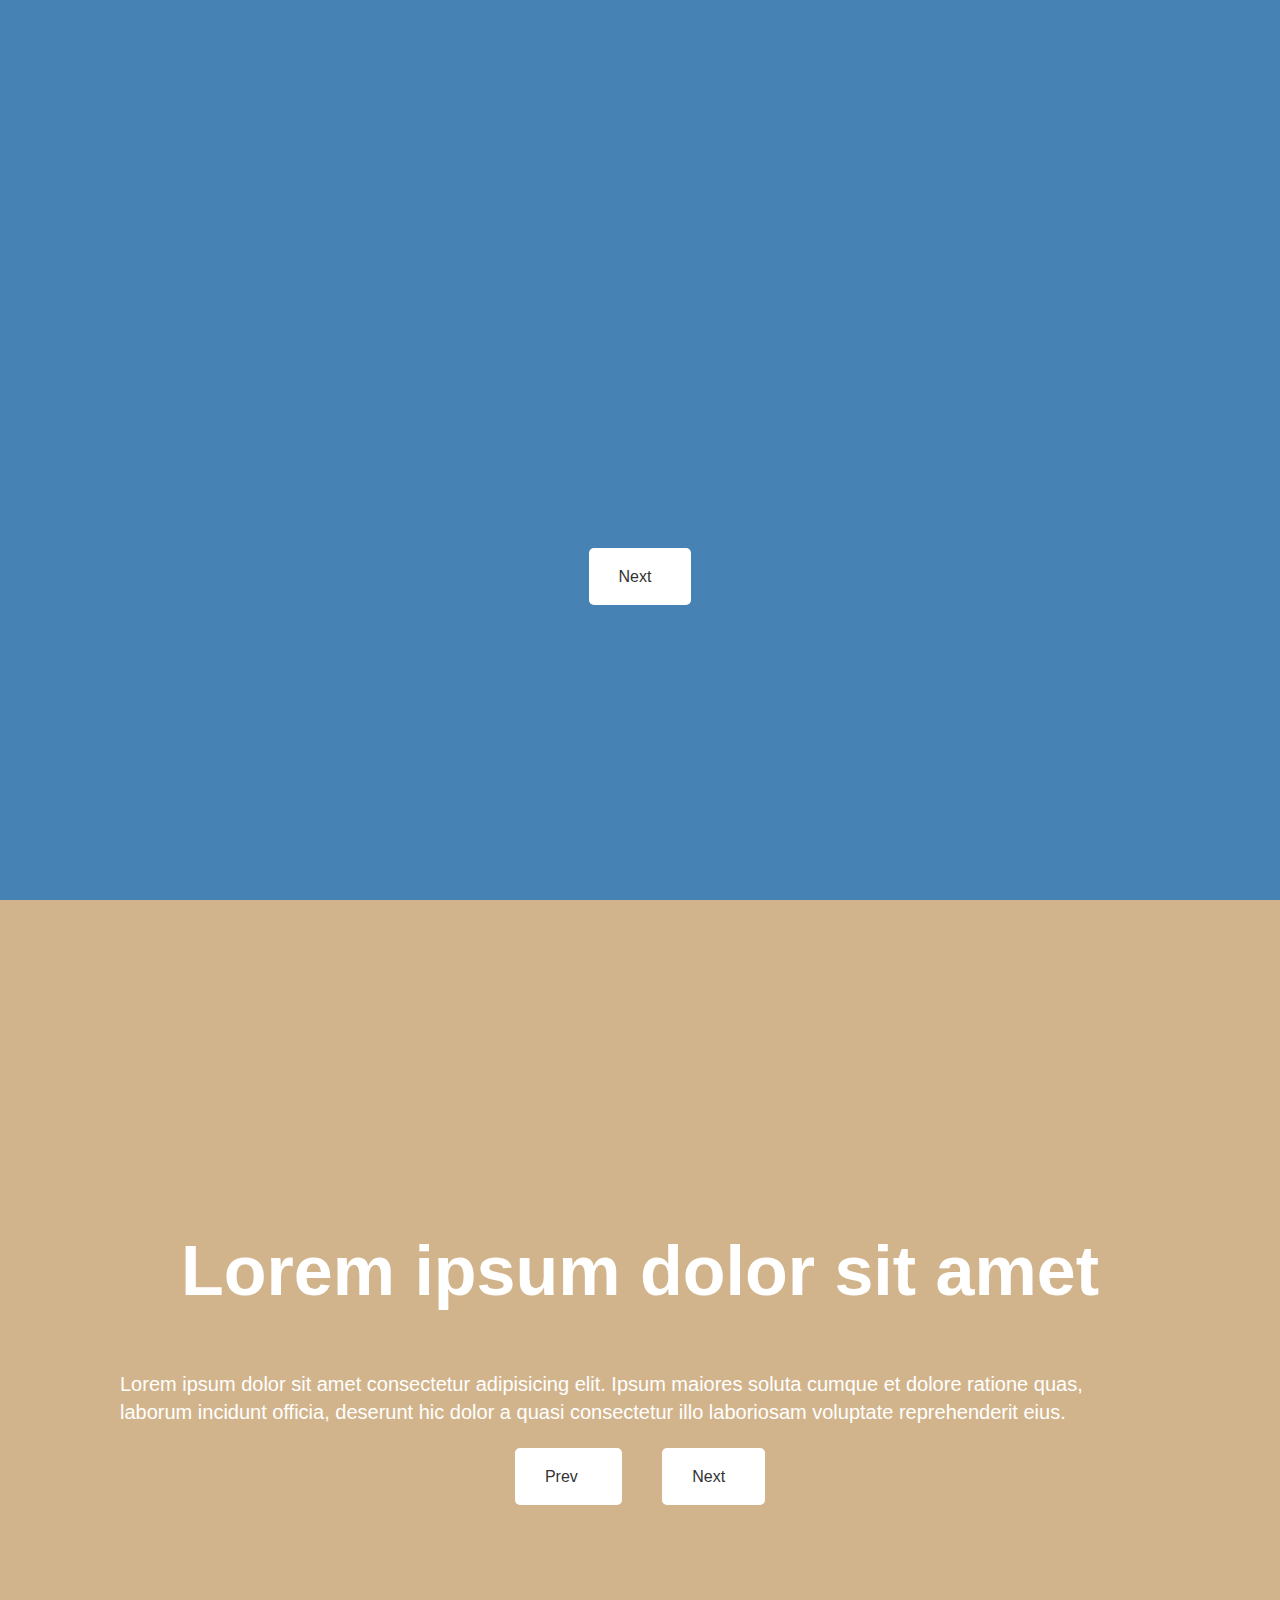
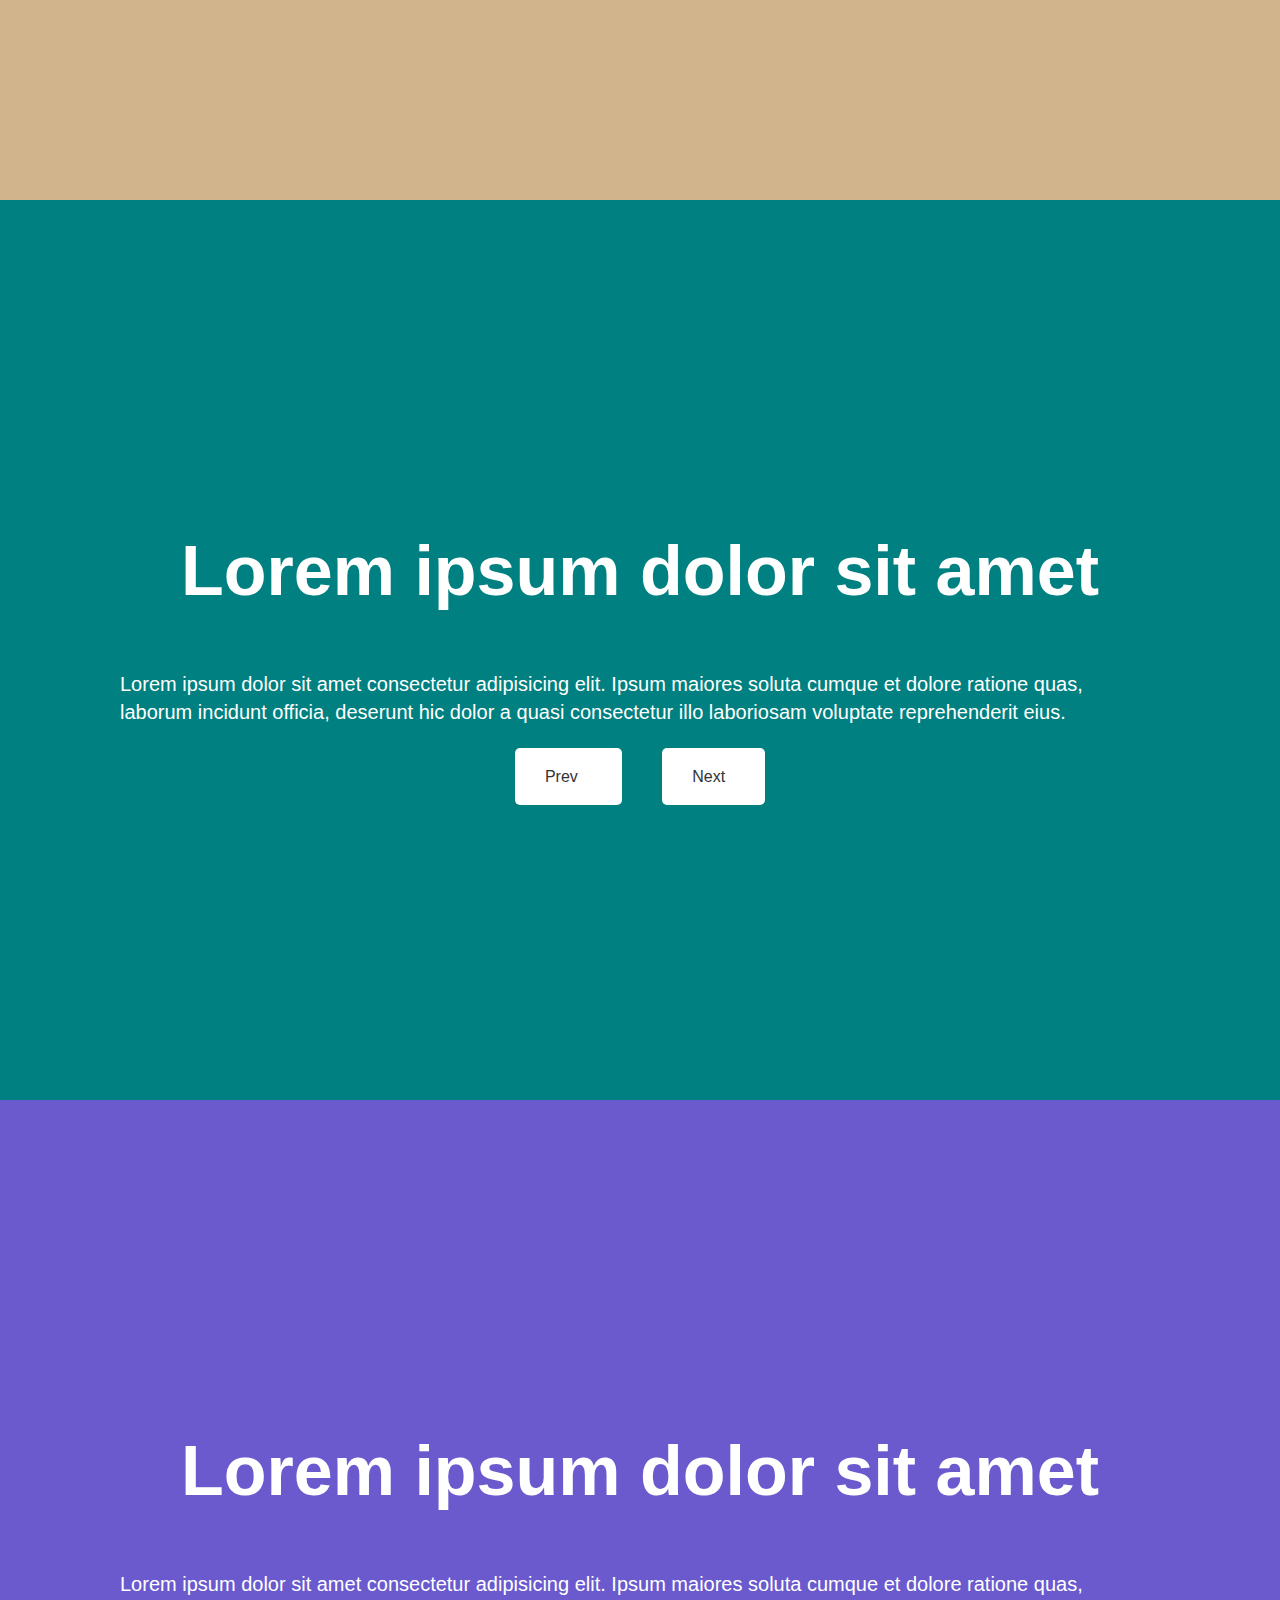
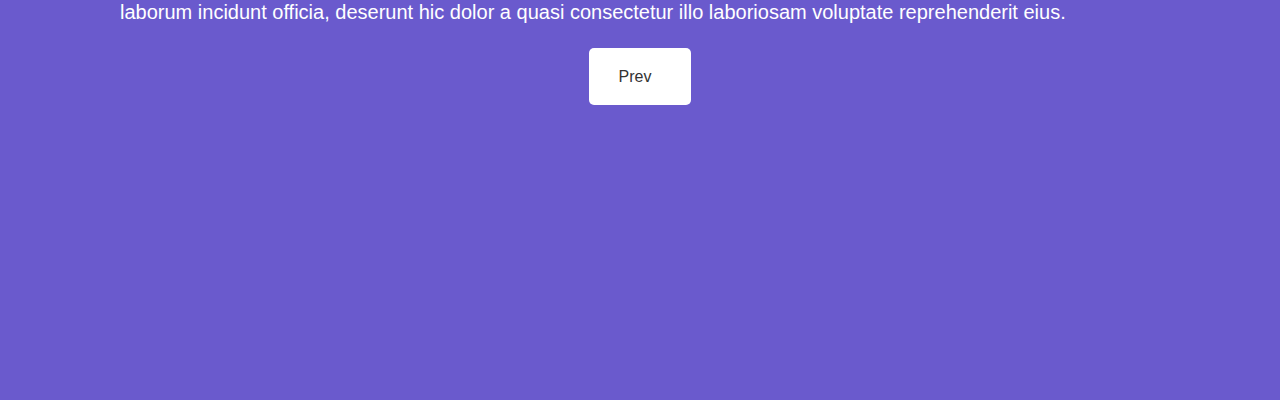
<file: Presentation/index.html>
<!DOCTYPE html>
<html lang="en">

<head>
   <meta charset="UTF-8">
   <meta http-equiv="X-UA-Compatible" content="IE=edge">
   <meta name="viewport" content="width=device-width, initial-scale=1.0">
   <link rel="stylesheet"
      href="https://use.fontawesome.com/releases/v5.6.3/css/all.css"
      integrity="sha384-UHRtZLI+pbxtHCWp1t77Bi1L4ZtiqrqD80Kn4Z8NTSRyMA2Fd33n5dQ8lWUE00s/"
      crossorigin="anonymous">
   <link rel="stylesheet" href="style.css">
   <title>Presentation</title>
</head>

<body>
   <section id="page-1" class="page">
      <h1>
         Lorem ipsum dolor sit amet
      </h1>
      <p>Lorem ipsum dolor sit amet consectetur adipisicing elit. Ipsum maiores
         soluta cumque et dolore ratione quas, laborum incidunt officia,
         deserunt hic dolor a quasi consectetur illo laboriosam voluptate
         reprehenderit eius.</p>
      <div>
         <a href="#page-2" class="btn">
            Next<i class="fas fa-arrow-circle-down"></i>
         </a>
      </div>
   </section>
   <section id="page-2" class="page">
      <h1>
         Lorem ipsum dolor sit amet
      </h1>
      <p>Lorem ipsum dolor sit amet consectetur adipisicing elit. Ipsum maiores
         soluta cumque et dolore ratione quas, laborum incidunt officia,
         deserunt hic dolor a quasi consectetur illo laboriosam voluptate
         reprehenderit eius.</p>
      <div>
         <a href="#page-1" class="btn">
            Prev <i class="fas fa-arrow-circle-up"></i>
         </a>
         <a href="#page-3" class="btn">
            Next <i class="fas fa-arrow-circle-down"></i>
         </a>
      </div>
   </section>
   <section id="page-3" class="page">
      <h1>
         Lorem ipsum dolor sit amet
      </h1>
      <p>Lorem ipsum dolor sit amet consectetur adipisicing elit. Ipsum maiores
         soluta cumque et dolore ratione quas, laborum incidunt officia,
         deserunt hic dolor a quasi consectetur illo laboriosam voluptate
         reprehenderit eius.</p>
      <div>
         <a href="#page-2" class="btn">
            Prev <i class="fas fa-arrow-circle-up"></i>
         </a>
         <a href="#page-4" class="btn">
            Next <i class="fas fa-arrow-circle-down"></i>
         </a>
      </div>
   </section>
   <section id="page-4" class="page">
      <h1>
         Lorem ipsum dolor sit amet
      </h1>
      <p>Lorem ipsum dolor sit amet consectetur adipisicing elit. Ipsum maiores
         soluta cumque et dolore ratione quas, laborum incidunt officia,
         deserunt hic dolor a quasi consectetur illo laboriosam voluptate
         reprehenderit eius.</p>
      <div>
         <a href="#page-3" class="btn">
            Prev <i class="fas fa-arrow-circle-up"></i>
         </a>
      </div>
   </section>
   <script src="https://code.jquery.com/jquery-3.3.1.min.js"
      integrity="sha256-FgpCb/KJQlLNfOu91ta32o/NMZxltwRo8QtmkMRdAu8="
      crossorigin="anonymous"></script>

   <script>
      // Smooth Scrolling
      $('.btn').on('click', function (event) {
         if (this.hash !== '') {
            event.preventDefault();
            const hash = this.hash;
            $('html, body').animate(
               {
                  scrollTop: $(hash).offset().top
               },
               800
            );
         }
      });
   </script>
</body>

</html>
</file>
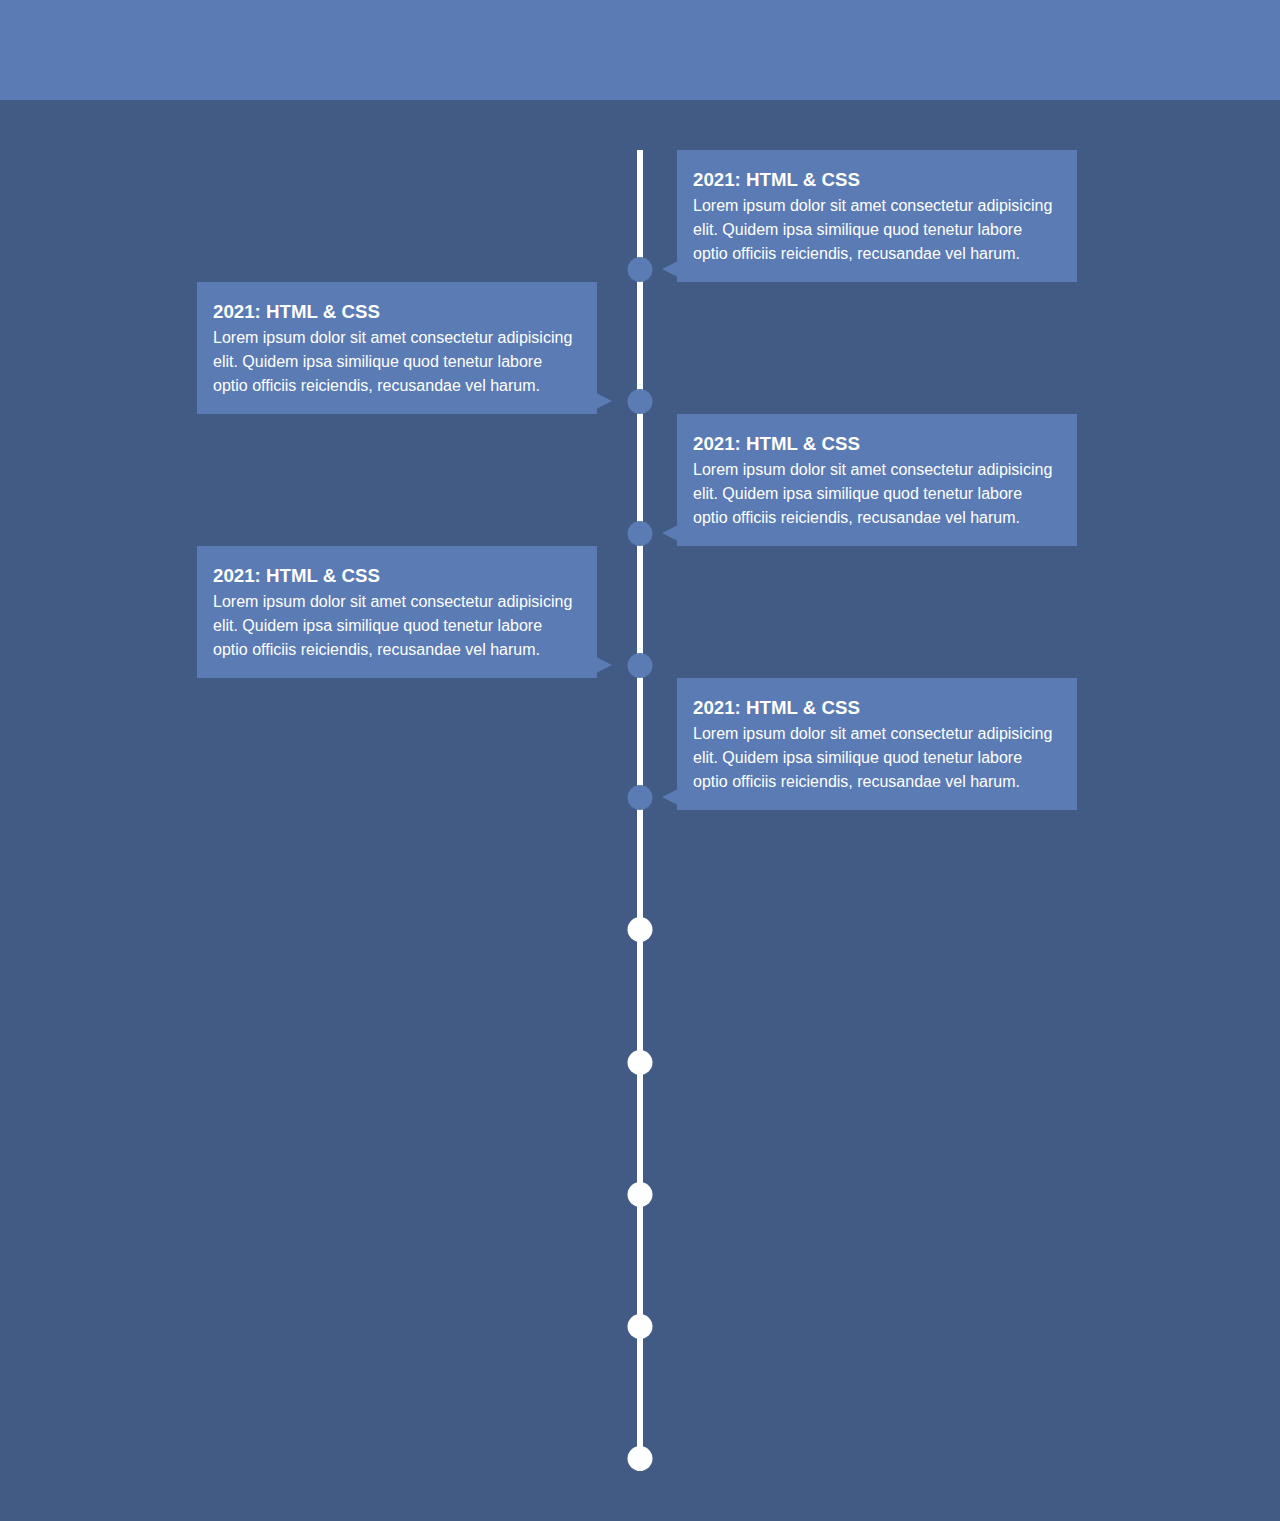
<file: Timeline/index.html>
<!DOCTYPE html>
<html lang="en">
  <head>
    <meta charset="UTF-8" />
    <meta http-equiv="X-UA-Compatible" content="IE=edge" />
    <meta name="viewport" content="width=device-width, initial-scale=1.0" />
    <link
      rel="stylesheet"
      href="https://use.fontawesome.com/releases/v5.6.3/css/all.css"
      integrity="sha384-UHRtZLI+pbxtHCWp1t77Bi1L4ZtiqrqD80Kn4Z8NTSRyMA2Fd33n5dQ8lWUE00s/"
      crossorigin="anonymous"
    />

    <link rel="stylesheet" href="style.css" />
    <title>Timeline</title>
  </head>
  <body>
    <header id="header"></header>
    <section id="timeline">
      <ul>
        <li>
          <div>
            <h3><i class="fas fa-chevron-right"> </i> 2021: HTML & CSS</h3>
            <p>
              Lorem ipsum dolor sit amet consectetur adipisicing elit. Quidem
              ipsa similique quod tenetur labore optio officiis reiciendis,
              recusandae vel harum.
            </p>
          </div>
        </li>
        <li>
          <div>
            <h3><i class="fas fa-chevron-right"> </i> 2021: HTML & CSS</h3>
            <p>
              Lorem ipsum dolor sit amet consectetur adipisicing elit. Quidem
              ipsa similique quod tenetur labore optio officiis reiciendis,
              recusandae vel harum.
            </p>
          </div>
        </li>
        <li>
          <div>
            <h3><i class="fas fa-chevron-right"> </i> 2021: HTML & CSS</h3>
            <p>
              Lorem ipsum dolor sit amet consectetur adipisicing elit. Quidem
              ipsa similique quod tenetur labore optio officiis reiciendis,
              recusandae vel harum.
            </p>
          </div>
        </li>
        <li>
          <div>
            <h3><i class="fas fa-chevron-right"> </i> 2021: HTML & CSS</h3>
            <p>
              Lorem ipsum dolor sit amet consectetur adipisicing elit. Quidem
              ipsa similique quod tenetur labore optio officiis reiciendis,
              recusandae vel harum.
            </p>
          </div>
        </li>
        <li>
          <div>
            <h3><i class="fas fa-chevron-right"> </i> 2021: HTML & CSS</h3>
            <p>
              Lorem ipsum dolor sit amet consectetur adipisicing elit. Quidem
              ipsa similique quod tenetur labore optio officiis reiciendis,
              recusandae vel harum.
            </p>
          </div>
        </li>
        <li>
          <div>
            <h3><i class="fas fa-chevron-right"> </i> 2021: HTML & CSS</h3>
            <p>
              Lorem ipsum dolor sit amet consectetur adipisicing elit. Quidem
              ipsa similique quod tenetur labore optio officiis reiciendis,
              recusandae vel harum.
            </p>
          </div>
        </li>
        <li>
          <div>
            <h3><i class="fas fa-chevron-right"> </i> 2021: HTML & CSS</h3>
            <p>
              Lorem ipsum dolor sit amet consectetur adipisicing elit. Quidem
              ipsa similique quod tenetur labore optio officiis reiciendis,
              recusandae vel harum.
            </p>
          </div>
        </li>
        <li>
          <div>
            <h3><i class="fas fa-chevron-right"> </i> 2021: HTML & CSS</h3>
            <p>
              Lorem ipsum dolor sit amet consectetur adipisicing elit. Quidem
              ipsa similique quod tenetur labore optio officiis reiciendis,
              recusandae vel harum.
            </p>
          </div>
        </li>
        <li>
          <div>
            <h3><i class="fas fa-chevron-right"> </i> 2021: HTML & CSS</h3>
            <p>
              Lorem ipsum dolor sit amet consectetur adipisicing elit. Quidem
              ipsa similique quod tenetur labore optio officiis reiciendis,
              recusandae vel harum.
            </p>
          </div>
        </li>
        <li>
          <div>
            <h3><i class="fas fa-chevron-right"> </i> 2021: HTML & CSS</h3>
            <p>
              Lorem ipsum dolor sit amet consectetur adipisicing elit. Quidem
              ipsa similique quod tenetur labore optio officiis reiciendis,
              recusandae vel harum.
            </p>
          </div>
        </li>
      </ul>
    </section>
    <script src="main.js"></script>
  </body>
</html>
</file>
<file: Presentation/style.css>
body {
  font-family: Arial, Helvetica, sans-serif;
  line-height: 1.4;
  color: #fff;
  margin: 0;
  padding: 0;
  overflow: hidden;
}

.page {
  display: flex;
  flex-direction: column;
  justify-content: center;
  align-items: center;
  height: 100vh;
  padding: 0px 100px;
}
.page h1 {
  font-size: 70px;
  margin: 10px;
}

.page p {
  font-size: 20px;
  padding: 20px;
}

.btn {
  text-decoration: none;
  color: #333;
  padding: 20px 30px;
  background-color: #fff;
  border-radius: 5px;
  margin: 10px 20px;
  transition: all 0.3s ease-in;
}

.btn:hover {
  color: #fff;
  background-color: #333;
}
i {
  padding-left: 10px;
}

#page-1 {
  background-color: steelblue;
}

#page-1 h1 {
  transform: translateY(-1200px);
  animation: bring-down 2s ease-in forwards;
}

#page-1 p {
  transform: translatex(-1800px);
  animation: bring-from-left 2s ease-in forwards;
}
#page-2 {
  background-color: tan;
}
#page-3 {
  background-color: teal;
}
#page-4 {
  background-color: slateblue;
}
@keyframes bring-down {
  to {
    transform: translateY(0);
  }
}

@keyframes bring-from-left {
   to {
      transform: translateX(0);
   }
}
</file>
<file: Timeline/style.css>
:root {
  --primary-color: #425b84;
  --secondary-color: #5b7bb4;
  --max-width: 1100px;
}

* {
  margin: 0;
  padding: 0;
  box-sizing: border-box;
}

body {
  font: normal 1rem/1.5 "Arial", sans-serif;
  background: var(--primary-color);
  color: #fff;
  overflow-x: hidden;
  padding-bottom: 50px;
}

header {
  background-color: var(--secondary-color);
  text-align: center;
  padding: 50px 0;
}
header h1 {
  font-size: 50px;
}

header h3 {
  font-size: 24px;
}
#timeline ul {
  padding-top: 50px;
}
#timeline ul li {
  list-style: none;
  width: 6px;
  background-color: #fff;
  margin: 0px auto;
  position: relative;
}
#timeline ul li:after {
  content: " ";
  position: absolute;
  left: 50%;
  bottom: 0;
  background-color: #fff;
  width: 25px;
  height: 25px;
  transform: translateX(-50%);
  z-index: 1;
  transition: all 1s ease-in-out;
  border-radius: 50%;
}
#timeline ul li.show:after {
  background-color: #5b7bb4;
}
#timeline li div {
  position: relative;
  width: 400px;
  padding: 1rem;
  transition: all 1s ease-in-out;
  background-color: #5b7bb4;
  visibility: hidden;
}
#timeline li.show div {
  visibility: visible;
}
#timeline li div:before {
  content: " ";
  position: absolute;
  bottom: 5px;
  width: 0;
  height: 0;
  border-style: solid;
}

#timeline li:nth-child(odd) div {
  left: 40px;
  transform: translateX(200px);
}

#timeline ul li:nth-child(odd) div:before {
  left: -15px;
  border-width: 8px 16px 8px 0;
  border-color: transparent var(--secondary-color) transparent transparent;
}

#timeline li:nth-child(even) div {
  left: -440px;
  transform: translateX(-200px);
}
#timeline ul li:nth-child(even) div:before {
  right: -15px;
  border-width: 8px 0 8px 16px;
  border-color: transparent transparent transparent var(--secondary-color);
}
#timeline li.show:nth-child(odd) div {
  left: 40px;
  transform: translateX(0);
}
#timeline li.show:nth-child(even) div {
  transform: translateX(0);
}
</file>
